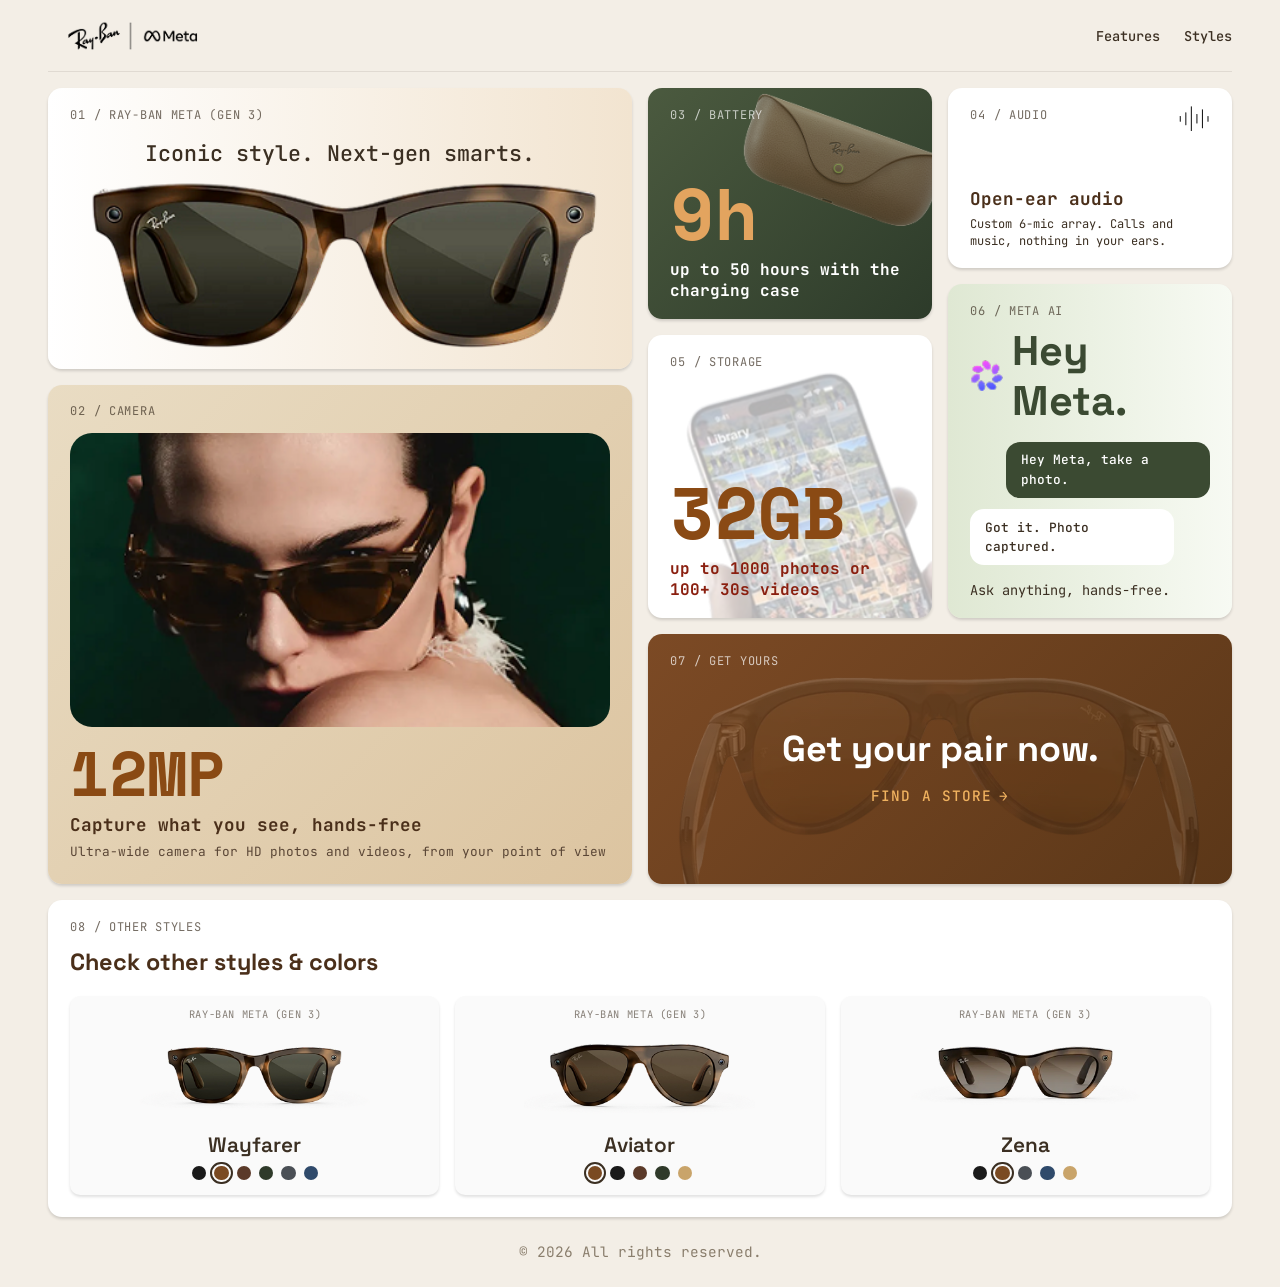
<file: Act01-Bento/index.html>
<!DOCTYPE html>
<html lang="en">

<head>
    <meta charset="UTF-8">
    <meta name="viewport" content="width=device-width, initial-scale=1.0">
    <title>Ray-Ban Meta | Bento Layout</title>
    <link rel="preconnect" href="https://fonts.googleapis.com">
    <link rel="preconnect" href="https://fonts.gstatic.com" crossorigin>
    <link
        href="https://fonts.googleapis.com/css2?family=JetBrains+Mono:wght@400;500;700&family=Space+Grotesk:wght@600;700&family=Space+Mono:wght@700&display=swap"
        rel="stylesheet">
    <link href="https://cdn.jsdelivr.net/npm/bootstrap@5.3.3/dist/css/bootstrap.min.css" rel="stylesheet">
    <link rel="stylesheet" href="style.css">
</head>

<body>
    <div class="container-fluid px-3 px-md-5">

        <header class="bento-header mb-3">
            <nav class="d-flex align-items-center justify-content-between w-100">
                <a href="#" class="brand">
                    <img src="images/Rayban_Meta-Logo.png" alt="Ray-Ban Meta" class="brand-logo">
                </a>
                <ul class="nav-links list-unstyled d-flex gap-4 mb-0">
                    <li><a href="#features">Features</a></li>
                    <li><a href="#styles">Styles</a></li>
                </ul>
            </nav>
        </header>

        <main class="row g-3" id="features">

            <div class="col-12 col-lg-6 bento-stack">

                <article class="bento-box box-1">
                    <p class="box-label">01 / Ray-Ban Meta (Gen 3)</p>
                    <h2 class="box-tagline">Iconic style. Next-gen smarts.</h2>
                    <img src="images/Wayfarer-Front.png" alt="Ray-Ban Meta Wayfarer, front view" class="img-contain">
                </article>

                <article class="bento-box box-4">
                    <p class="box-label">02 / Camera</p>
                    <img src="images/Zena_Model.png" alt="Model wearing Ray-Ban Meta glasses" class="box-photo">
                    <p class="big-stat">12MP</p>
                    <h3 class="box-title">Capture what you see, hands-free</h3>
                    <p class="box-desc">Ultra-wide camera for HD photos and videos, from your point of view</p>
                </article>

            </div>

            <div class="col-12 col-lg-6 bento-stack">
                <div class="row g-3">

                    <div class="col-12 col-sm-6 bento-stack">

                        <article class="bento-box box-2">
                            <img src="images/Charging_Case.png" alt="Ray-Ban Meta charging case"
                                class="bg-img case-img">
                            <p class="box-label">03 / Battery</p>
                            <div class="box-bottom">
                                <p class="big-stat stat-orange">9h</p>
                                <p class="stat-text">up to 50 hours with the charging case</p>
                            </div>
                        </article>

                        <article class="bento-box box-5">
                            <img src="images/phone_images.png" alt="" class="bg-img phone-img">
                            <p class="box-label">05 / Storage</p>
                            <div class="box-bottom">
                                <p class="big-stat">32GB</p>
                                <p class="stat-text stat-red">up to 1000 photos or 100+ 30s videos</p>
                            </div>
                        </article>

                    </div>

                    <div class="col-12 col-sm-6 bento-stack">

                        <article class="bento-box box-3">
                            <svg class="bg-img wave" viewBox="0 0 142 120" aria-hidden="true">
                                <g stroke="currentColor" stroke-width="5" stroke-linecap="round">
                                    <line x1="6" y1="49" x2="6" y2="71" />
                                    <line x1="32" y1="32" x2="32" y2="88" />
                                    <line x1="58" y1="4" x2="58" y2="116" />
                                    <line x1="84" y1="40" x2="84" y2="80" />
                                    <line x1="110" y1="18" x2="110" y2="102" />
                                    <line x1="136" y1="49" x2="136" y2="71" />
                                </g>
                            </svg>
                            <p class="box-label">04 / Audio</p>
                            <div class="box-bottom">
                                <h3 class="box-title">Open-ear audio</h3>
                                <p class="box-desc">Custom 6-mic array. Calls and music, nothing in your ears.</p>
                            </div>
                        </article>

                        <article class="bento-box box-6">
                            <p class="box-label">06 / Meta AI</p>
                            <div class="ai-title">
                                <img src="images/Meta_AI-Logo.png" alt="Meta AI logo">
                                <h2>Hey Meta.</h2>
                            </div>
                            <div class="chat">
                                <p class="bubble bubble-user">Hey Meta, take a photo.</p>
                                <p class="bubble bubble-ai">Got it. Photo captured.</p>
                            </div>
                            <p class="box-desc ask">Ask anything, hands-free.</p>
                        </article>

                    </div>
                </div>

                <article class="bento-box box-7">
                    <img src="images/Aviator-Back.png" alt="" class="bg-img aviator-img">
                    <p class="box-label">07 / Get yours</p>
                    <div class="cta">
                        <h2>Get your pair now.</h2>
                        <a class="store-link" role="button" tabindex="0">Find a store <span
                                class="arrow">&rarr;</span></a>
                    </div>
                </article>

            </div>

            <div class="col-12" id="styles">
                <section class="bento-box box-8">
                    <p class="box-label">08 / Other styles</p>
                    <h2 class="styles-title">Check other styles &amp; colors</h2>

                    <div class="row row-cols-1 row-cols-md-3 g-3">

                        <div class="col">
                            <article class="style-card">
                                <p class="style-gen">Ray-Ban Meta (Gen 3)</p>
                                <img src="images/Wayfarer-Front(2).png" alt="Ray-Ban Meta Wayfarer" class="style-img">
                                <h3 class="style-name">Wayfarer</h3>
                                <div class="dots">
                                    <span class="dot" style="--c:#1a1a1a"></span>
                                    <span class="dot active" style="--c:#7a4a22"></span>
                                    <span class="dot" style="--c:#5b3a29"></span>
                                    <span class="dot" style="--c:#2f3a2a"></span>
                                    <span class="dot" style="--c:#4a4f55"></span>
                                    <span class="dot" style="--c:#2f4a6b"></span>
                                </div>
                            </article>
                        </div>

                        <div class="col">
                            <article class="style-card">
                                <p class="style-gen">Ray-Ban Meta (Gen 3)</p>
                                <img src="images/Aviator-Front.png" alt="Ray-Ban Meta Aviator" class="style-img">
                                <h3 class="style-name">Aviator</h3>
                                <div class="dots">
                                    <span class="dot active" style="--c:#7a4a22"></span>
                                    <span class="dot" style="--c:#1a1a1a"></span>
                                    <span class="dot" style="--c:#5b3a29"></span>
                                    <span class="dot" style="--c:#2f3a2a"></span>
                                    <span class="dot" style="--c:#c9a46a"></span>
                                </div>
                            </article>
                        </div>

                        <div class="col">
                            <article class="style-card">
                                <p class="style-gen">Ray-Ban Meta (Gen 3)</p>
                                <img src="images/Zena-Front.png" alt="Ray-Ban Meta Zena" class="style-img">
                                <h3 class="style-name">Zena</h3>
                                <div class="dots">
                                    <span class="dot" style="--c:#1a1a1a"></span>
                                    <span class="dot active" style="--c:#7a4a22"></span>
                                    <span class="dot" style="--c:#4a4f55"></span>
                                    <span class="dot" style="--c:#2f4a6b"></span>
                                    <span class="dot" style="--c:#c9a46a"></span>
                                </div>
                            </article>
                        </div>

                    </div>
                </section>
            </div>

        </main>

        <footer class="bento-footer">
            <p class="mb-0">&copy; 2026 All rights reserved.</p>
        </footer>

    </div>

    <script src="https://cdn.jsdelivr.net/npm/bootstrap@5.3.3/dist/js/bootstrap.bundle.min.js"></script>
</body>

</html>
</file>
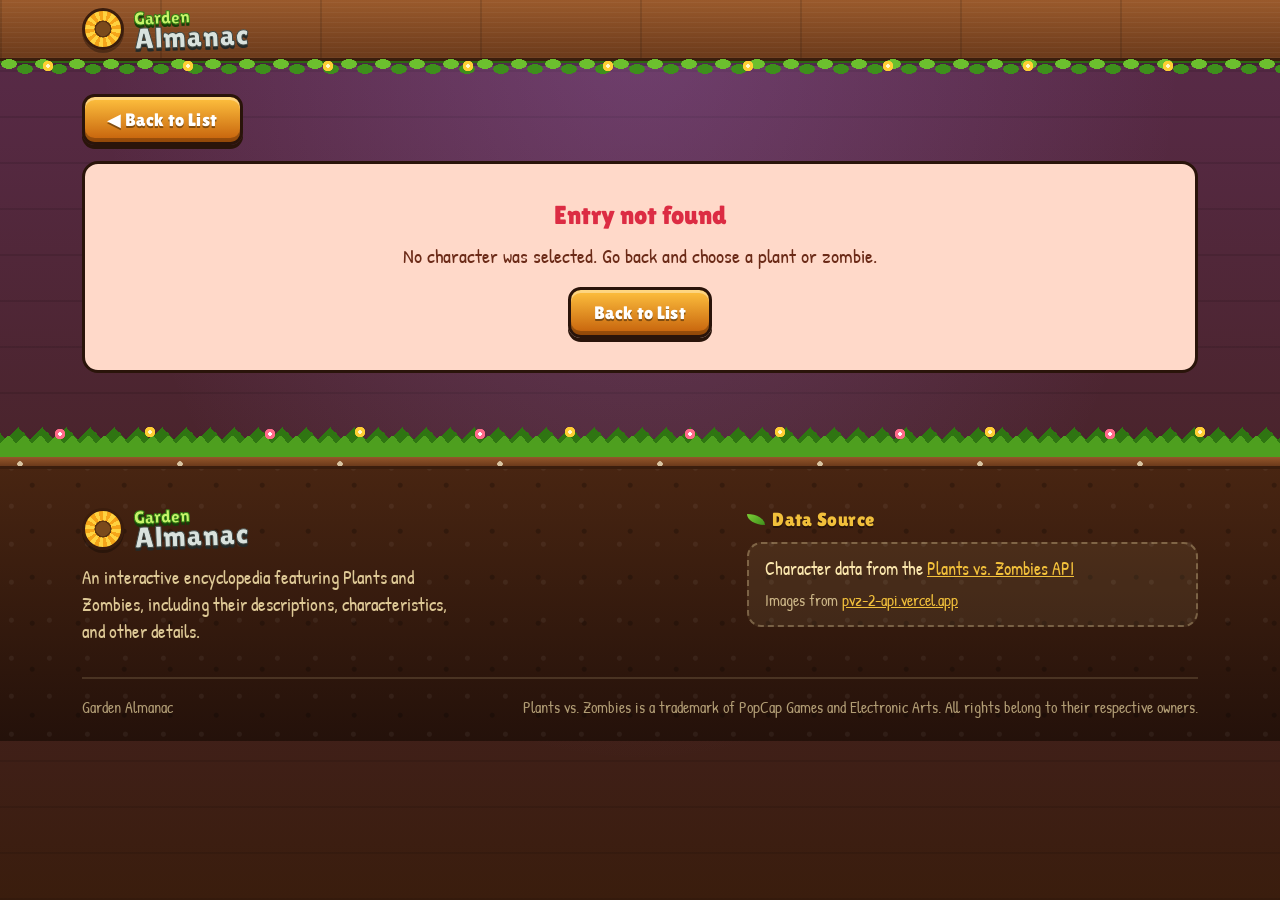
<file: Midterm01-API/view.html>
<!doctype html>
<html lang="en">

<head>
  <meta charset="UTF-8" />
  <meta name="viewport" content="width=device-width, initial-scale=1.0" />
  <title>Character Details | Garden Almanac</title>

  <link rel="icon" type="image/svg+xml" href="images/garden-almanac-favicon.svg" />
  <link href="https://cdn.jsdelivr.net/npm/bootstrap@5.3.8/dist/css/bootstrap.min.css" rel="stylesheet" />
  <link rel="preconnect" href="https://fonts.googleapis.com" />
  <link rel="preconnect" href="https://fonts.gstatic.com" crossorigin />
  <link href="https://fonts.googleapis.com/css2?family=Lilita+One&family=Patrick+Hand&display=swap" rel="stylesheet" />
  <link href="css/style.css" rel="stylesheet" />
</head>

<body class="view-page">
  <header class="site-header">
    <nav class="container d-flex flex-wrap align-items-center justify-content-between gap-3 py-2">
      <a href="index.html" class="brand-logo text-decoration-none" aria-label="Garden Almanac home">
        <span class="brand-flower" aria-hidden="true"></span>
        <span class="brand-words">
          <span class="logo-garden">Garden</span>
          <span class="logo-almanac">Almanac</span>
        </span>
      </a>
    </nav>
  </header>

  <main class="view-section">
    <div class="container">
      <div class="d-flex align-items-center justify-content-between gap-3 mb-3">
        <a href="index.html" class="btn btn-game btn-game-orange" id="backButton">&#9664; Back to List</a>
      </div>

      <div id="statusArea"></div>

      <div id="characterDetails"></div>
    </div>
  </main>

  <footer class="site-footer">
    <div class="footer-grass" aria-hidden="true"></div>
    <div class="container">
      <div class="row g-4">
        <div class="col-md-7">
          <a href="index.html" class="brand-logo text-decoration-none" aria-label="Garden Almanac home">
            <span class="brand-flower" aria-hidden="true"></span>
            <span class="brand-words">
              <span class="logo-garden">Garden</span>
              <span class="logo-almanac">Almanac</span>
            </span>
          </a>
          <p class="footer-tagline">
            An interactive encyclopedia featuring Plants and Zombies, including their descriptions, characteristics,
            and other details.
          </p>
        </div>

        <div class="col-12 col-md-5">
          <h2 class="footer-heading">Data Source</h2>
          <div class="footer-credit">
            <p class="mb-2">
              Character data from the
              <a href="https://github.com/code-cracked/plants-vs-zombies-api" class="footer-link" target="_blank"
                rel="noopener">Plants vs. Zombies API</a>
            </p>
            <p class="mb-0 footer-small">
              Images from <a href="https://pvz-2-api.vercel.app" class="footer-link" target="_blank"
                rel="noopener">pvz-2-api.vercel.app</a>
            </p>
          </div>
        </div>
      </div>

      <div class="footer-bottom d-flex flex-wrap justify-content-between gap-2">
        <p class="mb-0">Garden Almanac</p>
        <p class="mb-0">Plants vs. Zombies is a trademark of PopCap Games and Electronic Arts. All rights belong to their
          respective owners.</p>
      </div>
    </div>
  </footer>

  <script src="https://cdn.jsdelivr.net/npm/bootstrap@5.3.8/dist/js/bootstrap.bundle.min.js"></script>
  <script src="js/view.js"></script>
</body>

</html>
</file>
<file: Act01-Bento/style.css>
:root {
    --gap: 1rem;
    --h: max(38rem, calc(100vh - 7.5rem));
    --s: calc(var(--h) * 0.68 - var(--gap));

    --font-mono: 'JetBrains Mono', monospace;
    --font-stat: 'Space Mono', monospace;
    --font-heading: 'Space Grotesk', sans-serif;
    --stat-size: clamp(2.6rem, 8vh, 5rem);
}

html {
    scroll-behavior: smooth;
}

body {
    background: #f3eee6;
    font-family: var(--font-mono);
    color: #3b2f22;
}

.bento-header {
    min-height: 4.5rem;
    display: flex;
    align-items: center;
    border-bottom: 1px solid rgba(60, 45, 30, 0.1);
}

.brand-logo {
    height: 3rem;
    width: auto;
    display: block;
}

.nav-links a {
    color: #3b2f22;
    font-size: 0.85rem;
    font-weight: 500;
    text-decoration: none;
}

.nav-links a:hover {
    text-decoration: underline;
    text-underline-offset: 4px;
}

.bento-footer {
    text-align: center;
    color: #8a7e6d;
    font-size: 0.9rem;
    padding: 1.5rem 0;
}

.bento-stack {
    display: flex;
    flex-direction: column;
    gap: var(--gap);
}

.bento-box {
    position: relative;
    display: flex;
    flex-direction: column;
    overflow: hidden;
    padding: 1.1rem 1.4rem;
    border-radius: 14px;
    box-shadow: 0 2px 3px rgba(0, 0, 0, 0.15);
}

.bento-box > :not(.bg-img) {
    position: relative;
    z-index: 1;
}

.bg-img {
    position: absolute;
    z-index: 0;
    pointer-events: none;
}

.box-label {
    margin: 0;
    font-size: 0.75rem;
    letter-spacing: 0.06em;
    text-transform: uppercase;
    opacity: 0.7;
}

.box-bottom {
    margin-top: auto;
}

.big-stat {
    margin: 0;
    font-family: var(--font-stat);
    font-weight: 700;
    font-size: var(--stat-size);
    line-height: 1;
    color: #8a4a14;
}

.stat-orange { color: #e3a45f; }

.stat-text {
    margin: 0.6rem 0 0;
    font-size: 1rem;
    font-weight: 700;
    line-height: 1.35;
}

.stat-red { color: #8a1f0f; }

.box-title {
    margin: 0;
    font-size: 1.1rem;
    font-weight: 700;
    color: #4a2f1a;
}

.box-desc {
    margin: 0.4rem 0 0;
    font-size: 0.75rem;
    line-height: 1.45;
}

.img-contain {
    flex: 1 1 0;
    min-height: 0;
    width: 100%;
    object-fit: contain;
    margin-top: 0.5rem;
}


.box-1 { height: calc(var(--h) * 0.36); background: linear-gradient(90deg, #ffffff, #f2e4d0); }
.box-4 { height: calc(var(--h) * 0.64); background: linear-gradient(135deg, #e9dcc3, #dcc4a0); }

.box-2 { height: calc(var(--s) * 0.45); background: linear-gradient(135deg, #4b5a3f, #2d3b2a); color: #ffffff; }
.box-5 { height: calc(var(--s) * 0.55); background: #ffffff; }

.box-3 { height: calc(var(--s) * 0.35); background: #ffffff; }
.box-6 { height: calc(var(--s) * 0.65); background: linear-gradient(90deg, #dfe8d3, #f7faf3); }

.box-7 { height: calc(var(--h) * 0.32); background: linear-gradient(135deg, #7c4a25, #5b3718); color: #ffffff; }

.box-8 {
    background: #ffffff;
    padding-bottom: 1.4rem;
    gap: 0.4rem;
}

.styles-title {
    margin: 0.4rem 0 0.8rem;
    font-family: var(--font-heading);
    font-weight: 700;
    font-size: clamp(1.2rem, 2.6vh, 1.6rem);
    color: #4a2f1a;
}

.style-card {
    display: flex;
    flex-direction: column;
    align-items: center;
    height: 100%;
    padding: 0.7rem 1rem 0.9rem;
    background: #fafafa;
    border-radius: 10px;
    box-shadow: 0 2px 3px rgba(0, 0, 0, 0.12);
}

.style-gen {
    margin: 0;
    font-size: 0.65rem;
    letter-spacing: 0.06em;
    text-transform: uppercase;
    opacity: 0.6;
}

.style-img {
    width: 100%;
    height: 6.5rem;
    object-fit: contain;
    margin: 0.2rem 0;
    transform: scale(1.25);
}

.style-name {
    margin: 0 0 0.5rem;
    font-family: var(--font-heading);
    font-weight: 600;
    font-size: 1.3rem;
}

.dots {
    display: flex;
    gap: 0.5rem;
    margin-top: auto;
}

.dot {
    width: 0.9rem;
    height: 0.9rem;
    border-radius: 50%;
    background: var(--c);
    cursor: pointer;
}

.dot.active {
    outline: 2px solid #3b2f22;
    outline-offset: 2px;
}


.box-tagline {
    margin: 1.1rem 0 0;
    text-align: center;
    font-size: clamp(1rem, 2.4vh, 1.5rem);
    font-weight: 500;
}

.box-1 .img-contain {
    margin-top: 0.5rem;
    transform: scale(1.7);
}

.box-photo {
    flex: 1 1 0;
    min-height: 0;
    width: 100%;
    object-fit: cover;
    object-position: center 30%;
    border-radius: 22px;
    margin: 0.8rem 0 0;
}

.box-4 .big-stat {
    margin-top: 1rem;
    font-size: clamp(2.4rem, 7vh, 4.4rem);
    line-height: 0.95;
}

.box-4 .box-title {
    margin-top: 0.7rem;
}

.box-4 .box-desc {
    margin-top: 0.5rem;
    margin-bottom: 0.3rem;
    font-size: 0.8rem;
    color: #5a4636;
}

.case-img {
    top: -4%;
    right: -10%;
    width: 84%;
    opacity: 0.5;
}

.wave {
    top: 1.1rem;        
    right: 1.4rem;
    height: 1.6rem;     
    width: auto;
    color: #1a1a1a;
}

.box-3 .box-desc {
    max-width: 100%;
}

.phone-img {
    right: 0;
    bottom: -8%;
    height: 96%;
    width: auto;
    opacity: 0.3;
}

.ai-title {
    display: flex;
    align-items: center;
    gap: 0.6rem;
    margin-top: 0.4rem;
}

.ai-title img {
    height: clamp(1.6rem, 3.6vh, 2.2rem);
    width: auto;
}

.ai-title h2 {
    margin: 0;
    font-family: var(--font-heading);
    font-weight: 700;
    font-size: clamp(1.8rem, 4.6vh, 2.7rem);
    color: #3b4a32;
}

.chat {
    margin-top: auto;
    display: flex;
    flex-direction: column;
    gap: 0.7rem;
}

.bubble {
    margin: 0;
    padding: 0.55rem 0.9rem;
    border-radius: 14px;
    font-size: 0.8rem;
    font-weight: 500;
    max-width: 85%;
}

.bubble-user {
    align-self: flex-end;
    background: #3b4a32;
    color: #ffffff;
}

.bubble-ai {
    align-self: flex-start;
    background: #ffffff;
    color: #3b2f22;
}

.ask {
    margin-top: auto;
    font-size: 0.85rem;
}

.aviator-img {
    left: 0;
    top: 12%;
    width: 100%;
    height: 104%;
    object-fit: contain;
    opacity: 0.2;
}

.cta {
    margin: auto 0;
    text-align: center;
}

.cta h2 {
    margin: 0;
    font-family: var(--font-heading);
    font-weight: 700;
    font-size: clamp(1.6rem, 4vh, 2.4rem);
}

.store-link {
    display: inline-flex;      
    align-items: center;       
    gap: 0.4rem;
    margin-top: 0.9rem;
    color: #f0b25f;
    font-size: 0.9rem;
    font-weight: 500;
    letter-spacing: 0.08em;
    text-transform: uppercase;
    text-decoration: none;
    cursor: pointer;
    transition: color 0.2s;
}

.store-link .arrow {
    display: inline-block;
    transition: transform 0.2s;
}

.store-link:hover {
    color: #ffd08a;
}

.store-link:hover .arrow {
    transform: translateX(5px);
}
</file>
<file: Midterm01-API/css/style.css>
:root {
  --sky-blue: #63c3f2;
  --sky-lilac: #b98be6;
  --sky-magenta: #c656d9;
  --lawn-light: #74cc2c;
  --lawn-dark: #3e9617;
  --plant-green: #6fc01f;
  --plant-dark: #2f7d12;
  --zombie-purple: #8457b4;
  --zombie-dark: #4b2c6f;
  --zombie-gray: #9aa6a2;
  --wood-dark: #3a1d0d;
  --wood: #5c3016;
  --wood-light: #8a4d22;
  --gold: #f2c03b;
  --gold-dark: #b8801b;
  --cream: #fbe7ae;
  --cream-dark: #f0cf8a;
  --brown-text: #6b2a17;
  --ink: #2a140a;
  --orange: #f7a21b;
  --orange-dark: #c45f0a;
  --red: #dc2c43;
  --slot: #1d3b42;
}

body {
  font-family: "Patrick Hand", "Comic Sans MS", cursive;
  font-size: 1.15rem;
  color: var(--ink);
  background: var(--wood-dark);
}

h1,
h2,
h3,
.btn,
.page-link,
.nav-pill,
.category-tab {
  font-family: "Lilita One", "Arial Black", sans-serif;
  font-weight: 400;
  letter-spacing: 0.02em;
}

.site-header {
  position: sticky;
  top: 0;
  z-index: 20;
  background:
    repeating-linear-gradient(90deg, rgba(0, 0, 0, 0.12) 0 2px, transparent 2px 160px),
    repeating-linear-gradient(0deg, rgba(255, 255, 255, 0.04) 0 1px, transparent 1px 5px),
    linear-gradient(#9a5a2c, #6b3a1b);
  border-bottom: 4px solid var(--wood-dark);
  box-shadow: 0 4px 0 rgba(0, 0, 0, 0.25);
}

.site-header::after {
  content: "";
  position: absolute;
  left: 0;
  right: 0;
  top: 100%;
  height: 18px;
  pointer-events: none;
  background:
    radial-gradient(circle at 48px 8px, #fff6c9 0 2px, #ffcf33 2px 5px, transparent 5.5px) 0 0 / 140px 18px repeat-x,
    radial-gradient(8px 5px at 9px 6px, #6cc02e 95%, transparent 100%) 0 0 / 34px 18px repeat-x,
    radial-gradient(8px 5px at 25px 11px, #3e8f1c 95%, transparent 100%) 0 0 / 34px 18px repeat-x,
    linear-gradient(#2f6412, #2f6412) 0 3px / 100% 2px no-repeat;
}

.brand-logo {
  display: flex;
  align-items: center;
  gap: 0.6rem;
  font-family: "Lilita One", sans-serif;
}

.brand-flower {
  flex-shrink: 0;
  width: 42px;
  height: 42px;
  border: 3px solid var(--wood-dark);
  border-radius: 50%;
  background:
    radial-gradient(circle, #7a4a1c 0 27%, #5a3312 28% 33%, transparent 34%),
    repeating-conic-gradient(#ffd23f 0 15deg, #f5a51a 15deg 30deg);
  box-shadow: 0 3px 0 rgba(0, 0, 0, 0.3);
  transition: transform 0.4s ease;
}

.brand-logo:hover .brand-flower {
  transform: rotate(45deg);
}

.brand-words {
  display: flex;
  flex-direction: column;
  line-height: 0.85;
  transform: rotate(-2deg);
}

.logo-garden {
  font-size: 1.15rem;
  color: #c7f36a;
  -webkit-text-stroke: 1px var(--plant-dark);
  text-shadow: 0 3px 0 #173f08;
}

.logo-almanac {
  font-size: 1.85rem;
  color: #d9e2dd;
  -webkit-text-stroke: 1px #3f4743;
  text-shadow: 0 3px 0 #252a28;
}

.nav-pill {
  display: inline-flex;
  align-items: center;
  gap: 0.45rem;
  padding: 0.3rem 1rem 0.3rem 0.35rem;
  font-size: 1.1rem;
  color: #fff;
  text-decoration: none;
  text-shadow: 0 2px 0 rgba(0, 0, 0, 0.35);
  border: 3px solid var(--wood-dark);
  border-radius: 0.8rem;
  box-shadow: inset 0 3px 0 rgba(255, 255, 255, 0.3), inset 0 -4px 0 rgba(0, 0, 0, 0.25), 0 3px 0 rgba(0, 0, 0, 0.35);
  transition: transform 0.15s ease;
}

.nav-pill img {
  width: 32px;
  height: 32px;
  object-fit: cover;
  background: rgba(0, 0, 0, 0.2);
  border: 2px solid rgba(0, 0, 0, 0.4);
  border-radius: 0.5rem;
}

.nav-pill:hover {
  color: #fff;
  transform: translateY(-2px) rotate(-2deg);
}

.nav-pill-plant {
  background: linear-gradient(#8fd636, var(--plant-dark));
}

.nav-pill-zombie {
  background: linear-gradient(#a37ad0, var(--zombie-dark));
}

.hero {
  position: relative;
  overflow: hidden;
  padding: 4.5rem 0 5.5rem;
  background:
    radial-gradient(ellipse 46% 60% at 50% 50%, rgba(18, 52, 8, 0.6), transparent 72%),
    linear-gradient(180deg, rgba(255, 210, 110, 0.35) 0%, rgba(255, 210, 110, 0) 35%, rgba(25, 45, 8, 0) 60%, rgba(25, 40, 8, 0.55) 100%),
    url("../images/garden-lawn.jpg") center 40% / cover no-repeat;
}

.hero-sun {
  position: absolute;
  top: -260px;
  left: -200px;
  width: 640px;
  height: 640px;
  border-radius: 50%;
  pointer-events: none;
  background: radial-gradient(circle, rgba(255, 244, 190, 0.9) 0%, rgba(255, 214, 100, 0.4) 30%, transparent 62%);
}

.hero-sun::after {
  content: "";
  position: absolute;
  inset: 0;
  border-radius: 50%;
  background: repeating-conic-gradient(rgba(255, 240, 180, 0.22) 0 5deg, transparent 5deg 16deg);
  -webkit-mask-image: radial-gradient(circle, #000 15%, transparent 65%);
  mask-image: radial-gradient(circle, #000 15%, transparent 65%);
  animation: sun-turn 80s linear infinite;
}

@keyframes sun-turn {
  to {
    transform: rotate(360deg);
  }
}

.hero-grass {
  position: absolute;
  left: 0;
  right: 0;
  bottom: 0;
  height: 36px;
  background:
    conic-gradient(from 135deg at 50% 0, #4e9f1f 90deg, transparent 0) 0 100% / 18px 26px repeat-x,
    conic-gradient(from 135deg at 50% 0, #2f7512 90deg, transparent 0) 7px 100% / 26px 36px repeat-x;
  filter: drop-shadow(0 -2px 0 rgba(0, 0, 0, 0.15));
}

.hero-copy {
  position: relative;
  z-index: 2;
}

.hero-kicker {
  position: relative;
  display: inline-block;
  margin-bottom: 1rem;
  padding: 0.35rem 1.6rem;
  font-family: "Lilita One", sans-serif;
  font-size: 1.05rem;
  letter-spacing: 0.06em;
  text-transform: uppercase;
  color: var(--cream);
  text-shadow: 0 2px 0 rgba(0, 0, 0, 0.4);
  background:
    repeating-linear-gradient(0deg, rgba(255, 255, 255, 0.05) 0 1px, transparent 1px 5px),
    linear-gradient(#a0602f, #6f3d1c);
  border: 3px solid var(--wood-dark);
  border-radius: 0.6rem;
  box-shadow: 0 4px 0 rgba(0, 0, 0, 0.35);
  transform: rotate(-2deg);
}

.hero-kicker::before,
.hero-kicker::after {
  content: "";
  position: absolute;
  top: 50%;
  width: 7px;
  height: 7px;
  margin-top: -3.5px;
  border-radius: 50%;
  background: #d9c3a0;
  box-shadow: inset -1px -1px 0 rgba(0, 0, 0, 0.4);
}

.hero-kicker::before {
  left: 0.55rem;
}

.hero-kicker::after {
  right: 0.55rem;
}

.hero-title {
  display: flex;
  flex-direction: column;
  align-items: center;
  margin-bottom: 0;
  line-height: 0.82;
}

.title-plants,
.title-zombies {
  font-size: clamp(3.4rem, 10vw, 6.6rem);
  paint-order: stroke fill;
}

.title-plants {
  color: #c4f24a;
  -webkit-text-stroke: 4px #1f5208;
  text-shadow: 0 7px 0 #173f06, 0 16px 26px rgba(0, 0, 0, 0.35);
  transform: rotate(-3deg);
}

.title-vs {
  position: relative;
  z-index: 1;
  margin: 0.1rem 0;
  padding: 0.25rem 0.55rem;
  font-size: clamp(1.2rem, 3vw, 1.7rem);
  color: #fff;
  background: var(--ink);
  border: 3px solid #fff;
  border-radius: 50%;
  box-shadow: 0 4px 0 rgba(0, 0, 0, 0.4);
}

.title-zombies {
  color: #dfe5e1;
  -webkit-text-stroke: 4px #39403c;
  text-shadow: 0 7px 0 #232825, 0 16px 26px rgba(0, 0, 0, 0.35);
  transform: rotate(2deg);
}

/* Green ribbon banner */
.hero-ribbon {
  position: relative;
  display: inline-block;
  margin: 1rem 0 1.5rem;
  padding: 0.35rem 2.2rem;
  font-family: "Lilita One", sans-serif;
  font-size: clamp(1rem, 2.8vw, 1.6rem);
  color: #ffd23f;
  -webkit-text-stroke: 1px #6b2a0d;
  paint-order: stroke fill;
  text-shadow: 0 3px 0 #6b2a0d;
  background: linear-gradient(#55ad28, #2a6f10);
  border: 3px solid #143d06;
  box-shadow: inset 0 3px 0 rgba(255, 255, 255, 0.25), 0 5px 0 #0e2a04;
}

.hero-ribbon::before,
.hero-ribbon::after {
  content: "";
  position: absolute;
  top: 10px;
  bottom: -10px;
  width: 34px;
  z-index: -1;
  background: #23600d;
  border: 3px solid #143d06;
}

.hero-ribbon::before {
  left: -30px;
  clip-path: polygon(0 0, 100% 0, 100% 100%, 0 100%, 35% 50%);
}

.hero-ribbon::after {
  right: -30px;
  clip-path: polygon(0 0, 100% 0, 65% 50%, 100% 100%, 0 100%);
}

.hero-note {
  position: relative;
  max-width: 34rem;
  margin: 0 auto 1.8rem;
  padding: 1.1rem 1.5rem;
  background: linear-gradient(#fff4d2, #f5dc9f);
  border: 3px solid var(--wood);
  border-radius: 1rem;
  box-shadow: 0 6px 0 rgba(58, 29, 13, 0.55), 0 16px 30px rgba(0, 0, 0, 0.3);
}

.hero-note::before,
.hero-note::after {
  content: "";
  position: absolute;
  top: -14px;
  width: 36px;
  height: 20px;
  background: linear-gradient(135deg, #7ccf37, #3f8f1c);
  border: 2px solid #245a0c;
  border-radius: 0 100% 0 100%;
}

.hero-note::before {
  left: 18px;
  transform: rotate(-18deg);
}

.hero-note::after {
  right: 18px;
  transform: scaleX(-1) rotate(-18deg);
}

.hero-text {
  margin-bottom: 0;
  font-size: 1.3rem;
  line-height: 1.4;
  color: var(--brown-text);
}

.btn-hero {
  padding: 0.75rem 2.2rem;
  font-size: 1.45rem;
  border-radius: 1rem;
  animation: cta-glow 2.4s ease-in-out infinite;
}

.cta-arrow {
  display: inline-block;
  vertical-align: 3px;
  margin-left: 0.35rem;
  font-size: 0.9rem;
  animation: cta-bounce 1.4s ease-in-out infinite;
}

@keyframes cta-glow {

  0%,
  100% {
    box-shadow: inset 0 3px 0 rgba(255, 255, 255, 0.35), inset 0 -4px 0 rgba(0, 0, 0, 0.25), 0 4px 0 var(--ink), 0 0 0 0 rgba(255, 226, 92, 0.6);
  }

  50% {
    box-shadow: inset 0 3px 0 rgba(255, 255, 255, 0.35), inset 0 -4px 0 rgba(0, 0, 0, 0.25), 0 4px 0 var(--ink), 0 0 0 10px rgba(255, 226, 92, 0);
  }
}

@keyframes cta-bounce {

  0%,
  100% {
    transform: translateY(0);
  }

  50% {
    transform: translateY(3px);
  }
}

.marker-patch {
  position: relative;
  height: 440px;
}

.garden-marker {
  position: absolute;
  z-index: 1;
  display: flex;
  flex-direction: column;
  align-items: center;
  margin: 0;
  transform-origin: 50% 100%;
  animation: sway 4s ease-in-out infinite;
}

.garden-marker img {
  width: 100%;
  aspect-ratio: 1 / 1;
  object-fit: cover;
  padding: 4px;
  background: linear-gradient(#9be04a, #4f9c1f);
  border: 4px solid var(--ink);
  border-radius: 1rem;
  box-shadow: 0 6px 0 rgba(0, 0, 0, 0.3);
}

.marker-zombie img {
  background: linear-gradient(#b48ee0, #5c3a88);
}

.marker-label {
  position: relative;
  z-index: 1;
  margin-top: -14px;
  padding: 0.1rem 0.7rem;
  font-family: "Lilita One", sans-serif;
  font-size: 0.95rem;
  white-space: nowrap;
  color: #fff;
  text-shadow: 0 2px 0 rgba(0, 0, 0, 0.35);
  background: var(--plant-dark);
  border: 3px solid var(--ink);
  border-radius: 0.6rem;
}

.marker-zombie .marker-label {
  background: var(--zombie-dark);
}

.garden-marker::after {
  content: "";
  width: 14px;
  height: var(--stake, 70px);
  margin-top: -3px;
  background: linear-gradient(90deg, #b5743a, #7a4520);
  border: 2px solid var(--ink);
  border-top: 0;
  clip-path: polygon(0 0, 100% 0, 100% 88%, 50% 100%, 0 88%);
}

.garden-marker::before {
  content: "";
  position: absolute;
  bottom: -6px;
  left: 50%;
  width: 90px;
  height: 18px;
  margin-left: -45px;
  z-index: -1;
  border-radius: 50%;
  background: radial-gradient(ellipse, rgba(10, 30, 5, 0.55), transparent 70%);
}

.marker-a {
  width: 112px;
  top: 0;
  --stake: 125px;
}

.marker-b {
  width: 130px;
  top: 56px;
  --stake: 105px;
  animation-delay: -1.3s;
}

.marker-c {
  width: 152px;
  top: 222px;
  --stake: 40px;
  animation-delay: -2.6s;
}

.patch-plants .marker-a {
  left: 6%;
}

.patch-plants .marker-b {
  right: 2%;
}

.patch-plants .marker-c {
  left: 16%;
}

.patch-zombies .garden-marker {
  animation-name: shamble;
}

.patch-zombies .marker-a {
  right: 6%;
}

.patch-zombies .marker-b {
  left: 2%;
}

.patch-zombies .marker-c {
  right: 16%;
}

.hero-mini img {
  width: 58px;
  height: 58px;
  object-fit: cover;
  padding: 3px;
  border: 3px solid var(--ink);
  border-radius: 0.8rem;
  box-shadow: 0 4px 0 rgba(0, 0, 0, 0.3);
}

.hero-mini .mini-plant {
  background: linear-gradient(#9be04a, #4f9c1f);
}

.hero-mini .mini-zombie {
  background: linear-gradient(#b48ee0, #5c3a88);
}

@keyframes sway {

  0%,
  100% {
    transform: rotate(-3deg);
  }

  50% {
    transform: rotate(3deg);
  }
}

@keyframes shamble {

  0%,
  100% {
    transform: translateX(0) rotate(2deg);
  }

  50% {
    transform: translateX(-8px) rotate(-2deg);
  }
}

.btn-game {
  padding: 0.55rem 1.4rem;
  font-size: 1.15rem;
  color: #fff;
  border: 3px solid var(--ink);
  border-radius: 0.8rem;
  text-shadow: 0 2px 0 rgba(0, 0, 0, 0.4);
  box-shadow: inset 0 3px 0 rgba(255, 255, 255, 0.35), inset 0 -4px 0 rgba(0, 0, 0, 0.25), 0 4px 0 var(--ink);
  transition: transform 0.12s ease, box-shadow 0.12s ease;
}

.btn-game:hover {
  color: #fff;
  transform: translateY(-2px);
}

.btn-game:active {
  transform: translateY(2px);
  box-shadow: inset 0 3px 0 rgba(255, 255, 255, 0.35), 0 1px 0 var(--ink);
}

.btn-game-green {
  background: linear-gradient(#8bdb32, var(--plant-dark));
}

.btn-game-orange {
  background: linear-gradient(#ffc23f, var(--orange-dark));
}

.almanac-section {
  padding: 3rem 0 4rem;
  background:
    repeating-linear-gradient(0deg, rgba(0, 0, 0, 0.1) 0 2px, transparent 2px 46px),
    linear-gradient(var(--wood), var(--wood-dark));
  scroll-margin-top: 60px;
}

.category-tabs {
  padding-left: 1rem;
}

.category-tab {
  display: flex;
  align-items: center;
  gap: 0.4rem;
  padding: 0.4rem 1rem 0.6rem 0.5rem;
  font-size: 1.2rem;
  color: rgba(255, 255, 255, 0.85);
  border: 3px solid var(--wood-dark);
  border-bottom: 0;
  border-radius: 0.9rem 0.9rem 0 0;
  opacity: 0.75;
  transform: translateY(6px);
  transition: transform 0.15s ease, opacity 0.15s ease;
  text-shadow: 0 2px 0 rgba(0, 0, 0, 0.35);
}

.category-tab img {
  width: 42px;
  height: 42px;
  object-fit: contain;
  padding: 2px;
  background: rgba(0, 0, 0, 0.18);
  border-radius: 0.6rem;
}

.tab-plants {
  background: linear-gradient(#94da3a, var(--plant-dark));
}

.tab-zombies {
  background: linear-gradient(#a983d3, var(--zombie-dark));
}

.category-tab:hover,
.category-tab.active {
  opacity: 1;
  color: #fff;
  transform: translateY(0);
}

.category-tab.active {
  padding-bottom: 0.9rem;
  margin-bottom: -4px;
}

.wood-frame {
  position: relative;
  padding: 1.5rem;
  background:
    linear-gradient(rgba(0, 0, 0, 0.08), rgba(0, 0, 0, 0.08)),
    repeating-linear-gradient(90deg, #6a3818 0 3px, #5b2f14 3px 9px);
  border: 5px solid var(--wood-dark);
  border-top: 8px solid var(--plant-green);
  border-radius: 0 1.2rem 1.2rem 1.2rem;
  box-shadow: inset 0 0 0 3px #8a4d22, 0 10px 0 rgba(0, 0, 0, 0.35);
}

.wood-frame.frame-zombies {
  border-top-color: var(--zombie-purple);
}

.frame-title {
  font-size: 2.2rem;
  color: var(--gold);
  -webkit-text-stroke: 1px #4d2508;
  text-shadow: 0 3px 0 #2a1205;
}

.search-box {
  border: 3px solid var(--ink);
  border-radius: 0.9rem;
  overflow: hidden;
  box-shadow: 0 4px 0 rgba(0, 0, 0, 0.35);
}

.search-input {
  padding: 0.6rem 1rem;
  font-size: 1.2rem;
  color: var(--brown-text);
  background: var(--cream);
  border: 0;
  border-radius: 0;
}

.search-input::placeholder {
  color: #a86e47;
}

.search-input:focus {
  background: #fff3cf;
  box-shadow: none;
}

.search-btn {
  border: 0;
  border-left: 3px solid var(--ink);
  border-radius: 0;
  box-shadow: inset 0 3px 0 rgba(255, 255, 255, 0.35), inset 0 -4px 0 rgba(0, 0, 0, 0.25);
}

.search-btn:hover,
.search-btn:active {
  transform: none;
}

.seed-card {
  overflow: hidden;
  background: linear-gradient(#f8d773, var(--gold-dark));
  border: 3px solid var(--ink);
  border-radius: 0.6rem;
  box-shadow: 0 4px 0 rgba(0, 0, 0, 0.45);
  transition: transform 0.15s ease, box-shadow 0.15s ease;
}

.seed-card:hover {
  transform: translateY(-5px) rotate(-1deg);
  box-shadow: 0 9px 0 rgba(0, 0, 0, 0.45);
}

.seed-art {
  position: relative;
  aspect-ratio: 1 / 1;
  margin: 5px 5px 0;
  overflow: hidden;
  background:
    radial-gradient(circle at 50% 75%, rgba(140, 220, 160, 0.4), transparent 65%),
    linear-gradient(#2b5560, var(--slot));
  border: 2px solid rgba(0, 0, 0, 0.5);
  border-radius: 0.4rem;
}

.frame-zombies .seed-art {
  background:
    radial-gradient(circle at 50% 75%, rgba(200, 150, 240, 0.4), transparent 65%),
    linear-gradient(#4d3b67, #261b38);
}

.seed-img {
  position: absolute;
  inset: 8%;
  width: 84%;
  height: 84%;
  object-fit: contain;
  opacity: 0;
  transform: scale(0.85);
  transition: opacity 0.3s ease, transform 0.3s ease;
  filter: drop-shadow(0 4px 0 rgba(0, 0, 0, 0.3));
}

.seed-img.loaded {
  opacity: 1;
  transform: scale(1);
}

.seed-placeholder {
  position: absolute;
  inset: 0;
  display: flex;
  align-items: center;
  justify-content: center;
  font-family: "Lilita One", sans-serif;
  font-size: 2.5rem;
  color: rgba(255, 255, 255, 0.25);
}

.seed-body {
  padding: 0.45rem 0.4rem 0.55rem;
  text-align: center;
}

.seed-name {
  min-height: 2.3em;
  margin-bottom: 0.25rem;
  display: flex;
  align-items: center;
  justify-content: center;
  font-size: 1rem;
  line-height: 1.1;
  color: var(--ink);
}

.seed-view {
  display: inline-block;
  padding: 0.05rem 0.6rem;
  font-size: 0.95rem;
  color: #fff;
  background: var(--plant-dark);
  border-radius: 1rem;
}

.frame-zombies .seed-view {
  background: var(--zombie-dark);
}

/* Bottom bar */
.frame-footer {
  padding: 0.6rem 0.8rem;
  background: var(--cream);
  border: 3px solid var(--ink);
  border-radius: 0.8rem;
}

.collected-count {
  font-size: 1.2rem;
  color: var(--brown-text);
}

.game-pagination {
  gap: 0.4rem;
}

.game-pagination .page-link {
  color: #fff;
  background: linear-gradient(#ffc23f, var(--orange-dark));
  border: 3px solid var(--ink) !important;
  border-radius: 0.7rem !important;
  text-shadow: 0 2px 0 rgba(0, 0, 0, 0.35);
  box-shadow: 0 3px 0 var(--ink);
}

.game-pagination .page-link:hover {
  color: #fff;
  filter: brightness(1.08);
}

.game-pagination .page-item.active .page-link {
  color: var(--gold);
  background: var(--ink);
}

.game-pagination .page-item.disabled .page-link {
  color: rgba(255, 255, 255, 0.7);
  background: #9b8a74;
  box-shadow: none;
}

.status-box {
  margin: 0.5rem 0 1rem;
  padding: 2rem 1.5rem;
  font-size: 1.25rem;
  color: var(--brown-text);
  background: var(--cream);
  border: 3px solid var(--ink);
  border-radius: 1rem;
}

.status-error {
  background: #ffd9c9;
}

.status-heading {
  margin-bottom: 0.4rem;
  font-family: "Lilita One", sans-serif;
  font-size: 1.6rem;
  color: var(--red);
}

.game-spinner {
  width: 3rem;
  height: 3rem;
  color: var(--plant-dark);
  border-width: 0.4rem;
}

.view-page {
  background:
    radial-gradient(ellipse at 50% 0%, rgba(184, 128, 230, 0.25), transparent 60%),
    repeating-linear-gradient(0deg, rgba(0, 0, 0, 0.1) 0 2px, transparent 2px 46px),
    linear-gradient(#5a2b4b, var(--wood-dark));
  min-height: 100vh;
}

.view-section {
  padding: 2rem 0 4rem;
}

.view-watermark {
  font-family: "Lilita One", sans-serif;
  font-size: clamp(2rem, 6vw, 3.5rem);
  line-height: 1;
  color: rgba(255, 255, 255, 0.22);
  -webkit-text-stroke: 1px rgba(0, 0, 0, 0.25);
}

.almanac-card {
  overflow: hidden;
  border: 4px solid var(--ink);
  border-radius: 1.4rem;
  box-shadow: 0 10px 0 rgba(0, 0, 0, 0.4);
}

.art-panel {
  position: relative;
  min-height: 420px;
  padding: 1.5rem 1.5rem 4.5rem;
  text-align: center;
  background:
    repeating-linear-gradient(75deg, transparent 0 22px, rgba(255, 255, 255, 0.06) 22px 26px),
    radial-gradient(circle at 50% 55%, #9be35b, #4fae22 70%);
}

.theme-zombies .art-panel {
  background:
    repeating-linear-gradient(75deg, transparent 0 22px, rgba(255, 255, 255, 0.05) 22px 26px),
    radial-gradient(circle at 50% 55%, #b48ee0, #5c3a88 70%);
}

.detail-name {
  font-size: clamp(2rem, 5vw, 2.8rem);
  color: #fff;
  -webkit-text-stroke: 2px var(--ink);
  paint-order: stroke fill;
  text-shadow: 0 4px 0 var(--ink);
}

.detail-art {
  display: flex;
  align-items: center;
  justify-content: center;
  height: 300px;
}

.detail-img {
  width: min(240px, 70%);
  aspect-ratio: 1 / 1;
  object-fit: contain;
  border: 5px solid var(--ink);
  border-radius: 1.2rem;
  box-shadow: 0 10px 0 rgba(0, 0, 0, 0.25);
  animation: sway 3.5s ease-in-out infinite;
}

.detail-placeholder {
  font-family: "Lilita One", sans-serif;
  font-size: 6rem;
  color: rgba(255, 255, 255, 0.35);
}

.art-ribbon {
  position: absolute;
  left: 50%;
  bottom: 1.4rem;
  transform: translateX(-50%);
  padding: 0.35rem 2.2rem;
  font-family: "Lilita One", sans-serif;
  font-size: 1.5rem;
  color: #fff;
  background: linear-gradient(#3fa6ea, #1c66b8);
  border: 3px solid var(--ink);
  border-radius: 0.8rem;
  box-shadow: inset 0 3px 0 rgba(255, 255, 255, 0.35), 0 4px 0 var(--ink);
}

.info-panel {
  padding: 2rem;
  background: var(--cream);
}

.detail-tag {
  display: inline-block;
  margin-bottom: 1rem;
  padding: 0.2rem 1.1rem;
  font-family: "Lilita One", sans-serif;
  font-size: 1.05rem;
  text-transform: uppercase;
  color: #fff;
  background: linear-gradient(#5bb52a, #2e7a12);
  border: 3px solid #1d4e0a;
  border-radius: 2rem;
}

.theme-zombies .detail-tag {
  background: linear-gradient(#9a6fcb, var(--zombie-dark));
  border-color: #2e1a47;
}

.almanac-intro {
  margin-bottom: 1.4rem;
  font-size: 1.45rem;
  line-height: 1.3;
  color: var(--brown-text);
}

.stat-item {
  height: 100%;
  padding: 0.6rem 0.9rem;
  border-left: 5px solid #e2465a;
  background: rgba(255, 255, 255, 0.35);
  border-radius: 0 0.6rem 0.6rem 0;
}

.theme-zombies .stat-item {
  border-left-color: var(--zombie-purple);
}

.stat-label {
  margin-bottom: 0;
  font-size: 1.2rem;
  color: #a8452b;
}

.stat-value {
  margin-bottom: 0;
  font-family: "Lilita One", sans-serif;
  font-size: 1.8rem;
  line-height: 1.1;
  color: var(--ink);
  overflow-wrap: anywhere;
}

.stat-value-long {
  font-family: "Patrick Hand", cursive;
  font-size: 1.3rem;
  font-weight: 700;
}

.almanac-text {
  font-size: 1.35rem;
  line-height: 1.45;
  color: var(--brown-text);
}

.almanac-tabs {
  gap: 0.5rem;
  padding: 0 1.5rem;
}

.almanac-tabs .nav-link {
  padding: 0.55rem 2rem 0.65rem;
  font-family: "Lilita One", sans-serif;
  font-size: 1.3rem;
  color: #7a3a22;
  background: #f1c79a;
  border: 3px solid var(--ink);
  border-top: 0;
  border-radius: 0 0 0.9rem 0.9rem;
}

.almanac-tabs .nav-link.active {
  color: var(--brown-text);
  background: var(--cream);
  padding-top: 0.8rem;
}

.site-footer {
  position: relative;
  padding: 3.4rem 0 1.4rem;
  color: var(--cream);
  background:
    radial-gradient(circle at 30% 40%, rgba(255, 255, 255, 0.05) 0 2px, transparent 3px) 0 0 / 38px 38px,
    radial-gradient(circle at 70% 70%, rgba(0, 0, 0, 0.22) 0 2px, transparent 3px) 0 0 / 46px 46px,
    linear-gradient(#4a2612, #24110a);
}

.site-footer::before {
  content: "";
  position: absolute;
  top: 0;
  left: 0;
  right: 0;
  height: 16px;
  background:
    radial-gradient(circle at 20px 8px, #d9c3a0 0 2.5px, transparent 3px) 0 0 / 160px 16px repeat-x,
    linear-gradient(#9a5a2c, #6b3a1b);
  border-top: 3px solid var(--wood-dark);
  border-bottom: 3px solid var(--wood-dark);
}

.footer-grass {
  position: absolute;
  left: 0;
  right: 0;
  top: -26px;
  height: 30px;
  pointer-events: none;
  background:
    radial-gradient(circle at 60px 7px, #fff 0 2px, #ff6b8a 2px 5px, transparent 5.5px) 0 0 / 210px 30px repeat-x,
    radial-gradient(circle at 150px 5px, #fff6c9 0 2px, #ffcf33 2px 5px, transparent 5.5px) 0 0 / 210px 30px repeat-x,
    conic-gradient(from 135deg at 50% 0, #4e9f1f 90deg, transparent 0) 0 100% / 16px 22px repeat-x,
    conic-gradient(from 135deg at 50% 0, #2f7512 90deg, transparent 0) 6px 100% / 24px 30px repeat-x;
}

.footer-tagline {
  max-width: 24rem;
  margin: 0.9rem 0 0;
  font-size: 1.2rem;
  line-height: 1.4;
  color: rgba(251, 231, 174, 0.85);
}

.footer-heading {
  display: flex;
  align-items: center;
  gap: 0.45rem;
  margin-bottom: 0.7rem;
  font-size: 1.2rem;
  color: var(--gold);
  text-shadow: 0 2px 0 rgba(0, 0, 0, 0.4);
}

.footer-heading::before {
  content: "";
  width: 18px;
  height: 11px;
  background: linear-gradient(135deg, #7ccf37, #3f8f1c);
  border-radius: 0 100% 0 100%;
}

.footer-links li {
  margin-bottom: 0.3rem;
}

.footer-links a {
  font-size: 1.2rem;
  color: var(--cream);
  text-decoration: none;
}

.footer-links a:hover {
  color: var(--gold);
  text-decoration: underline;
  text-underline-offset: 3px;
}

.footer-credit {
  padding: 0.85rem 1rem;
  font-size: 1.15rem;
  line-height: 1.35;
  background: rgba(251, 231, 174, 0.07);
  border: 2px dashed rgba(251, 231, 174, 0.3);
  border-radius: 0.9rem;
}

.footer-small {
  font-size: 1rem;
  color: rgba(251, 231, 174, 0.75);
}

.footer-link {
  color: var(--gold);
}

.footer-link:hover {
  color: #ffe27a;
}

.footer-bottom {
  margin-top: 2rem;
  padding-top: 1rem;
  font-size: 1rem;
  color: rgba(251, 231, 174, 0.65);
  border-top: 2px solid rgba(251, 231, 174, 0.14);
}
</file>
